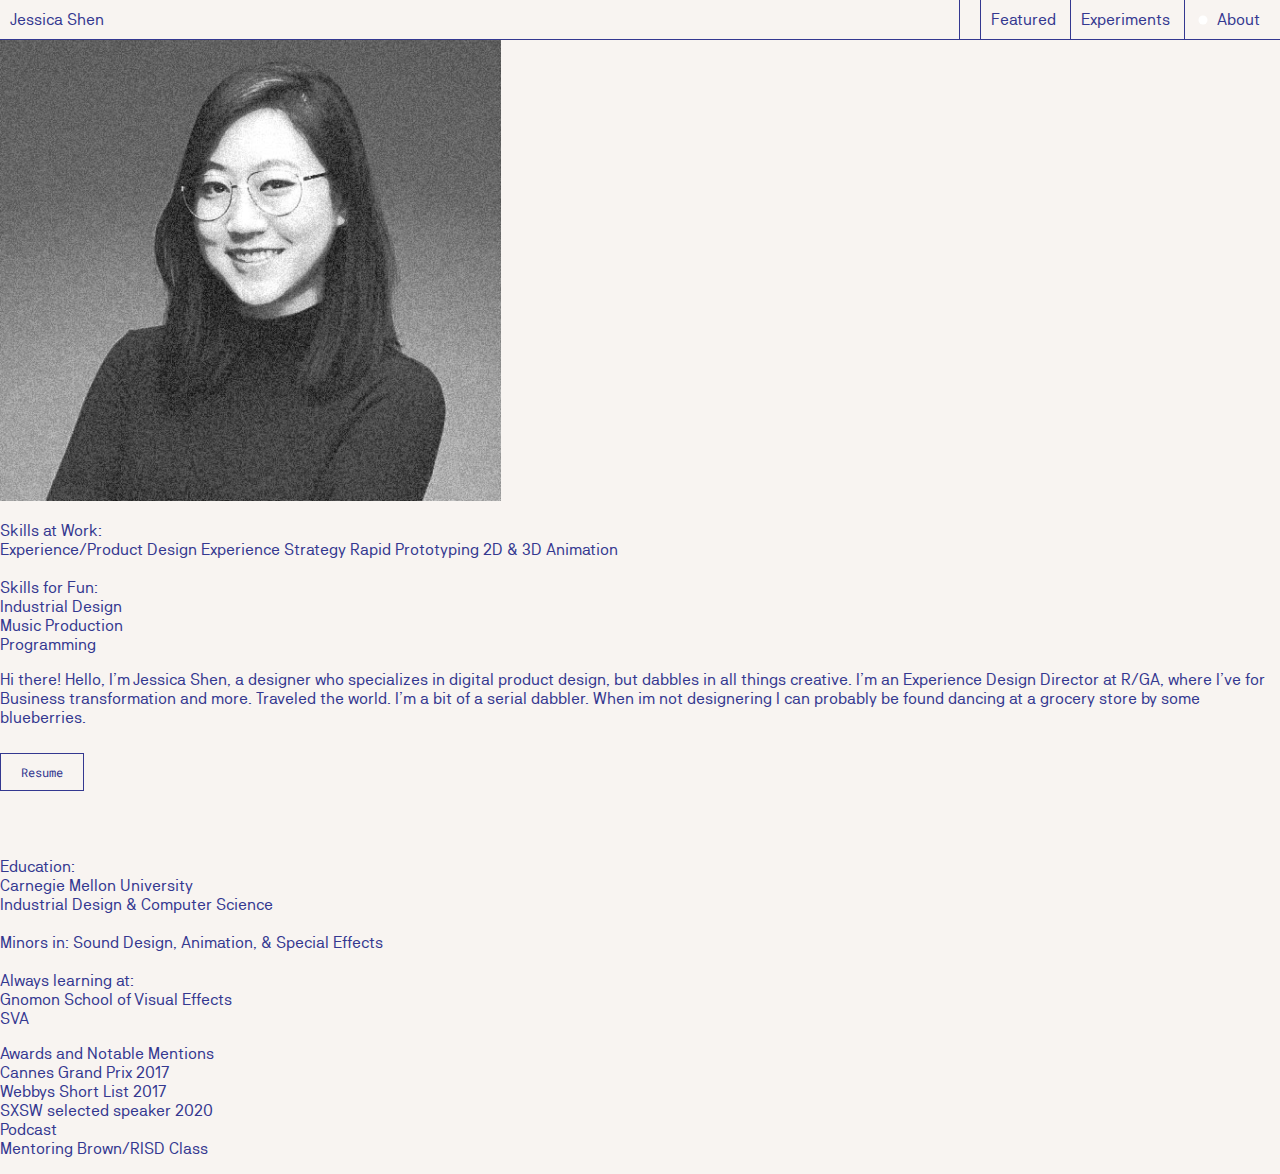
<file: 00_about.html>
<!DOCTYPE html>
<head>
	<meta name="viewport" content="width=device-width, initial-scale=1">
		<link rel="stylesheet" href="homestyles.css">
	<link href="https://fonts.googleapis.com/css2?family=Roboto+Mono:wght@200;300;400;500;600;700&display=swap" rel="stylesheet">
</head>


<body>
<!--FORTESTING-->
<!--div class = "fixedNav">
	  	<p id="variables"> scrolly left dummy diff</p>
		</div-->
<!-- Navigation___________-->
<div class = "fixedNav">
	<div class="topnav">	
	   <a class="active" href="index.html">Jessica Shen</a>
	    <div class="topnav-right" id = "responsivenav">
	    	<a class = dummy>  </a>
		    <a href="index.html">Featured</a>
		    <a href="experiments.html">Experiments</a>
		    <a href="about.html">
		    	<svg height="13" width="22">
					  <circle cx="8" cy="8" r="4.5" fill="white" />
					</svg>About</a>
		    <a href="javascript:void(0);" class="icon" onclick="mobileNav()">&#9776;</a>
	  </div>

	</div>
</div>

<div class = "page">
	<div class = "aboutCol">
		<div class = "itMe">
			<img src= "assets/grain.png">
		</div>
		<div class = "skills">
			<p>Skills at Work:
			<br>Experience/Product Design Experience Strategy Rapid Prototyping 2D & 3D Animation 
			<br>
			<br>Skills for Fun:
			<br>Industrial Design
			<br>Music Production 
			<br>Programming</p>
		</div>
	</div>
	<div class = "myStory">
		<div class = "storyText">
			<p>Hi there!

			Hello, I’m Jessica Shen, a designer who specializes in digital product design, but dabbles in all things creative. 

			I’m an Experience Design Director at R/GA, where I’ve for Business transformation and more. Traveled the world. 

			I’m a bit of a serial dabbler. 

			When im not designering I can probably be found dancing at a grocery store by some blueberries. </p>
			<a class = "CTA" href="resume.html">Resume</a>
		</div>
		<div class = "storyText">
			<div class = "storyDetails">
				<p> Education:
					<br>Carnegie Mellon University
					<br>Industrial Design & Computer Science
					<br>
					<br> Minors in: Sound Design, Animation, & Special Effects
					<br>
					<br>Always learning at:
					<br>Gnomon School of Visual Effects
					<br>SVA
				</p>
			</div>
			<div class =":storyDetails">
				<p> Awards and Notable Mentions
					<br> Cannes Grand Prix 2017
					<br> Webbys Short List 2017
					<br> SXSW selected speaker 2020
					<br> Podcast
					<br> Mentoring Brown/RISD Class
				</p>
			</div>
		</div>
	</div>
</div>



<!--script type="text/javascript" src="sidescroll.js"></script-->

</body>
</html>
</file>
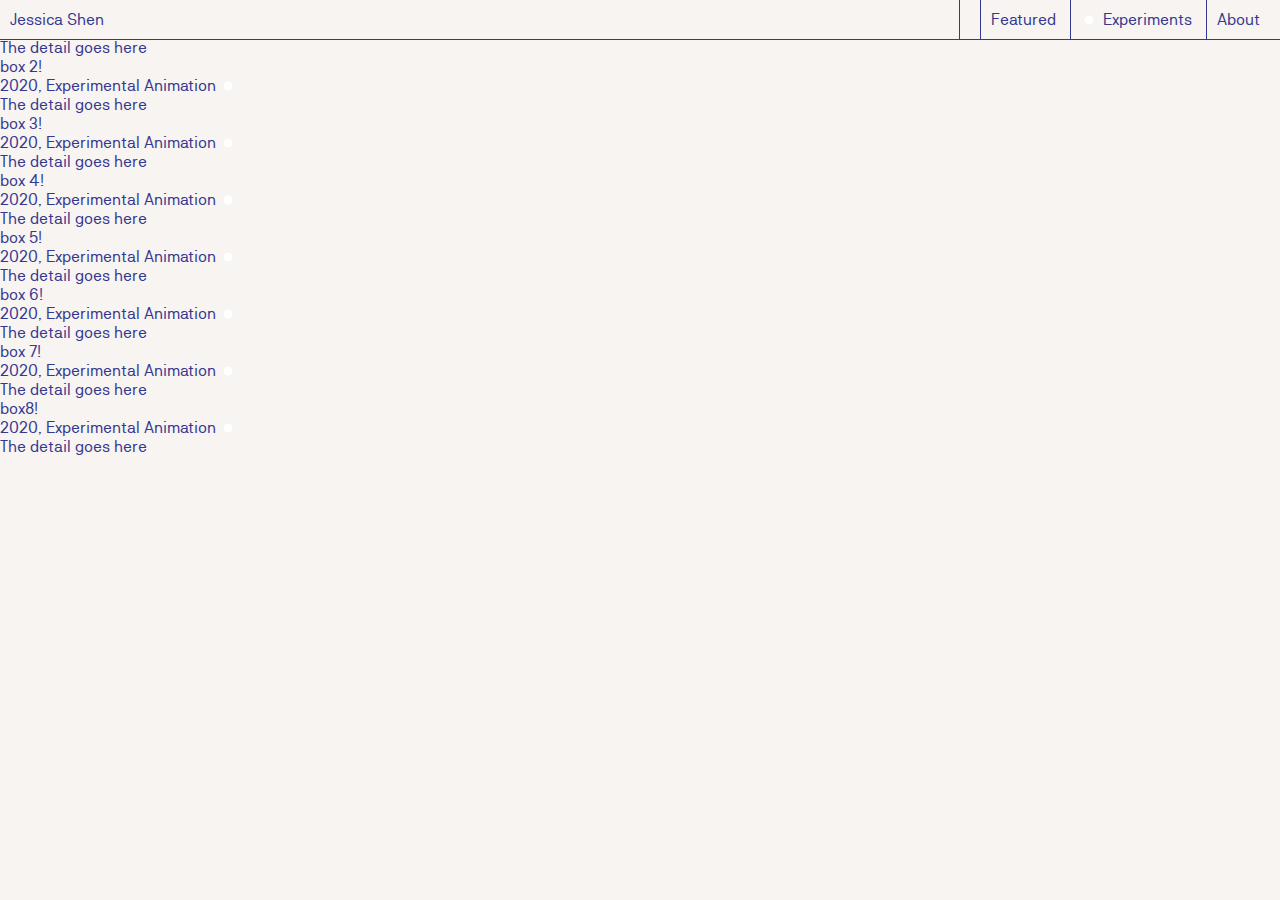
<file: 00_experiments.html>
<!DOCTYPE html>
<head>

	<meta name="viewport" content="width=device-width, initial-scale=1">
		<link rel="stylesheet" href="homestyles.css">
	<link href="https://fonts.googleapis.com/css2?family=Roboto+Mono:wght@200;300;400;500;600;700&display=swap" rel="stylesheet">
</head>


<body>
<!--FORTESTING-->
<!--div class = "fixedNav">
	  	<p id="variables"> scrolly left dummy diff</p>
		</div-->
<!-- Navigation___________-->
<div class = "fixedNav">
	<div class="topnav">	
	   <a class="active" href="index.html">Jessica Shen</a>
	    <div class="topnav-right" id = "responsivenav">
	    	<a class = dummy>  </a>
		    <a href="index.html">Featured</a>
		    <a href="experiments.html"><svg height="13" width="22">
					  <circle cx="8" cy="8" r="4.5" fill="white" />
					</svg>Experiments</a>
		    <a href="about.html">About</a>
		    <a href="javascript:void(0);" class="icon" onclick="mobileNav()">&#9776;</a>
	  </div>

	</div>
</div>


<!--___________Grid___________-->

<div id = "expRow">
	<!---------------------Column 1--------------------------------------->
	<div class = "expCol">
		<div class = "expBox">
			<div class = "expBoxContent" id = "variables"> box 1! </div>
			<div class = "expBoxDescription"> 2020, Experimental Animation 
				<svg height="13" width="22">
					  <circle cx="8" cy="8" r="4.5" fill="white" />
					</svg></div>
			<div class = "expBoxDetail"> The detail goes here </div>
		</div>
		<div class = "expBox">
			<div class = "expBoxContent"> box 2! </div>
			<div class = "expBoxDescription"> 2020, Experimental Animation 
				<svg height="13" width="22">
					  <circle cx="8" cy="8" r="4.5" fill="white" />
					</svg></div>
			<div class = "expBoxDetail"> The detail goes here </div>
		</div>
	</div>


	<!---------------------Column 2--------------------------------------->
	<div class = "expCol">
		<div class = "expBox">
			<div class = "expBoxContent"> box 3! </div>
			<div class = "expBoxDescription"> 2020, Experimental Animation 
				<svg height="13" width="22">
					  <circle cx="8" cy="8" r="4.5" fill="white" />
					</svg></div>
			<div class = "expBoxDetail"> The detail goes here </div>
		</div>
		<div class = "expBox">
			<div class = "expBoxContent"> box 4! </div>
			<div class = "expBoxDescription"> 2020, Experimental Animation 
				<svg height="13" width="22">
					  <circle cx="8" cy="8" r="4.5" fill="white" />
					</svg></div>
			<div class = "expBoxDetail"> The detail goes here </div>
		</div>
	</div>

	<!---------------------Column 3--------------------------------------->
	<div class = "expCol">
		<div class = "expBox">
			<div class = "expBoxContent"> box 5! </div>
			<div class = "expBoxDescription"> 2020, Experimental Animation 
				<svg height="13" width="22">
					  <circle cx="8" cy="8" r="4.5" fill="white" />
					</svg></div>
			<div class = "expBoxDetail"> The detail goes here </div>
		</div>
		<div class = "expBox">
			<div class = "expBoxContent"> box 6! </div>
			<div class = "expBoxDescription"> 2020, Experimental Animation 
				<svg height="13" width="22">
					  <circle cx="8" cy="8" r="4.5" fill="white" />
					</svg></div>
			<div class = "expBoxDetail"> The detail goes here </div>
		</div>
	</div>

	<!---------------------Column 4--------------------------------------->
	<div class = "expCol">
		<div class = "expBox">
			<div class = "expBoxContent"> box 7! </div>
			<div class = "expBoxDescription"> 2020, Experimental Animation 
				<svg height="13" width="22">
					  <circle cx="8" cy="8" r="4.5" fill="white" />
					</svg></div>
			<div class = "expBoxDetail"> The detail goes here </div>
		</div>
		<div class = "expBox">
			<div class = "expBoxContent"> box8! </div>
			<div class = "expBoxDescription"> 2020, Experimental Animation 
				<svg height="13" width="22">
					  <circle cx="8" cy="8" r="4.5" fill="white" />
					</svg></div>
			<div class = "expBoxDetail"> The detail goes here </div>
		</div>
	</div>










<script type="text/javascript" src="experiments.js"></script>

</body>
</html>
</file>
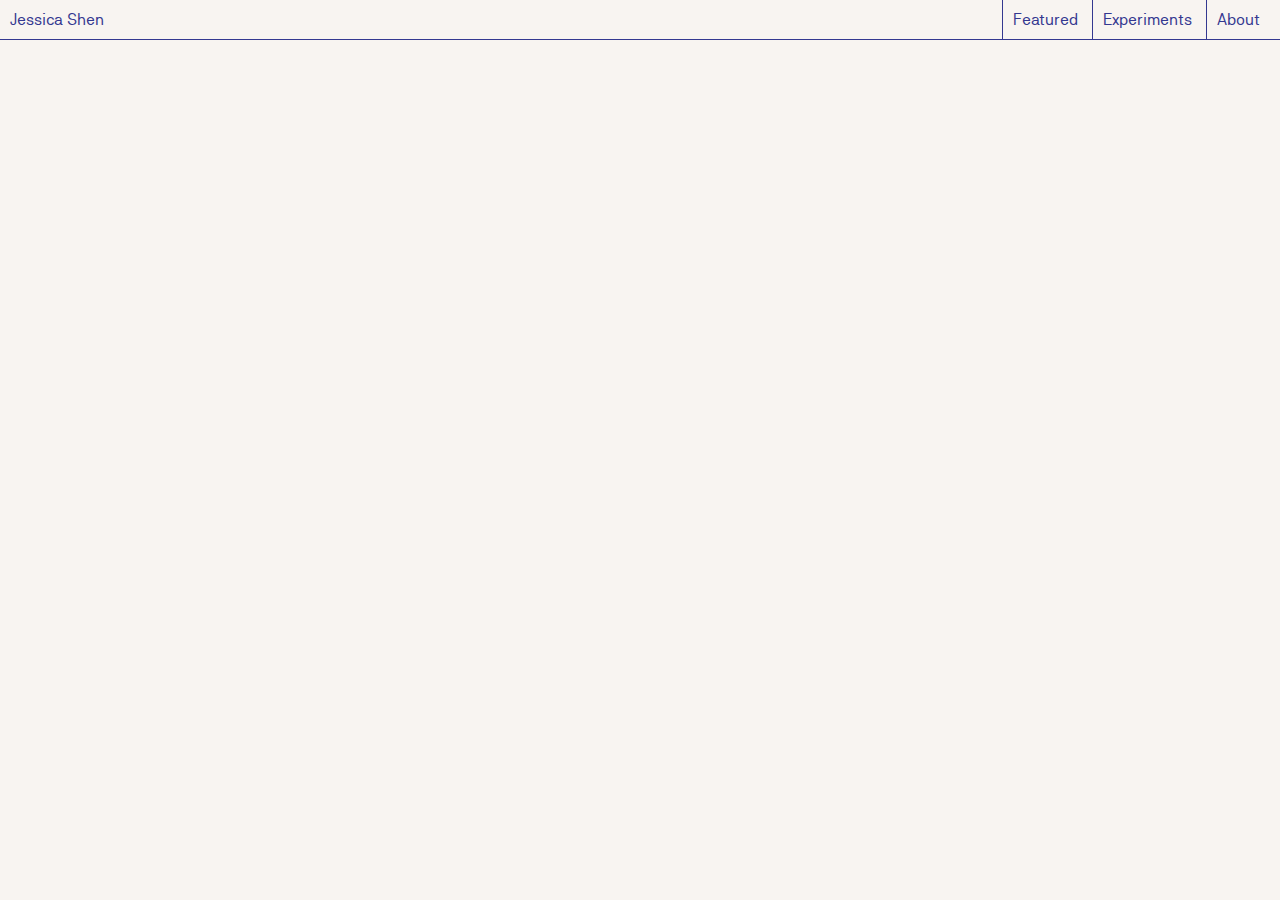
<file: HELLO.html>
<!DOCTYPE html>
<head>

	<meta name="viewport" content="width=device-width, initial-scale=1">
	<link rel="stylesheet" href="homestyles.css">
</head>


<body>


<div class="topnav">
  <a class="active" href="index.html">Jessica Shen</a>

  <div class="topnav-right">
    <a href="#Featured">Featured</a>
    <a href="#Experiments">Experiments</a>
    <a href="#About">About</a>
  </div>
</div>



<div class="hello">
  HELLO THERE
</div>
<script type="text/javascript" src="sidescroll.js"></script>

</body>
</html>
</file>
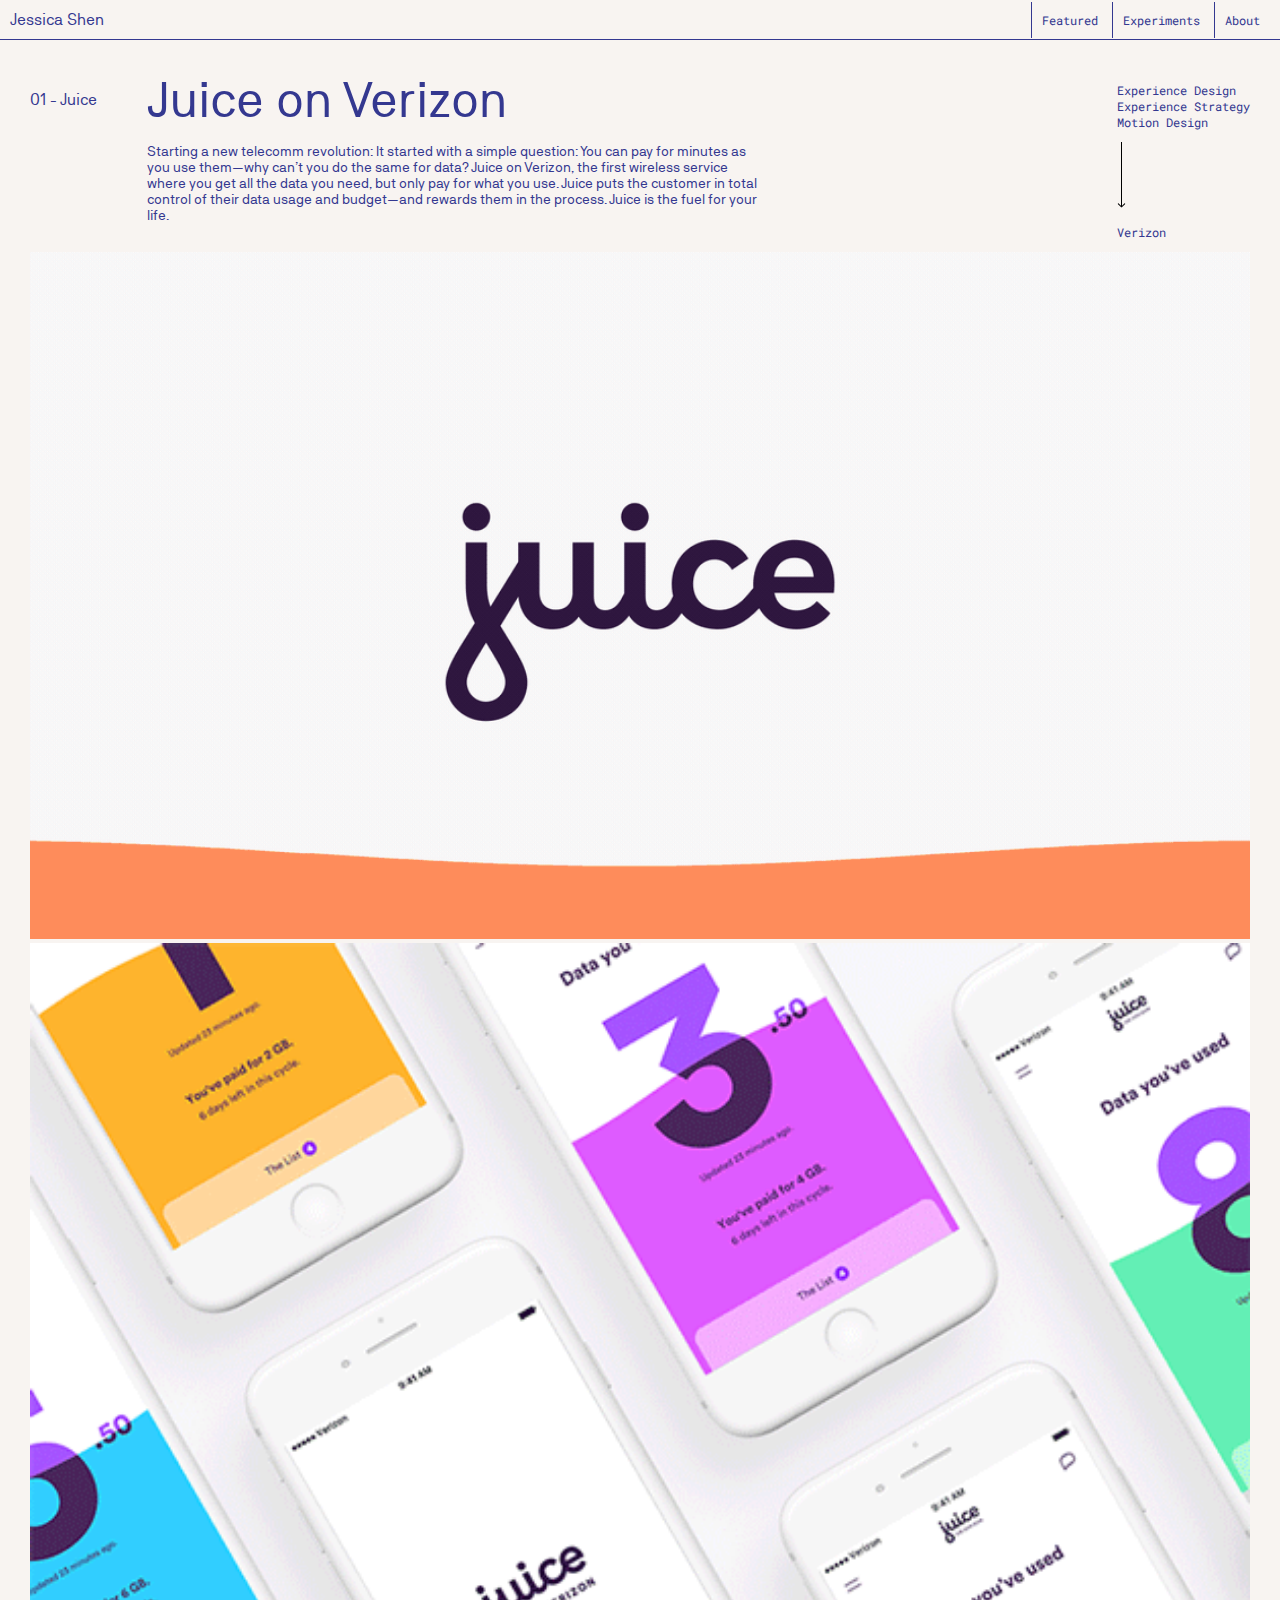
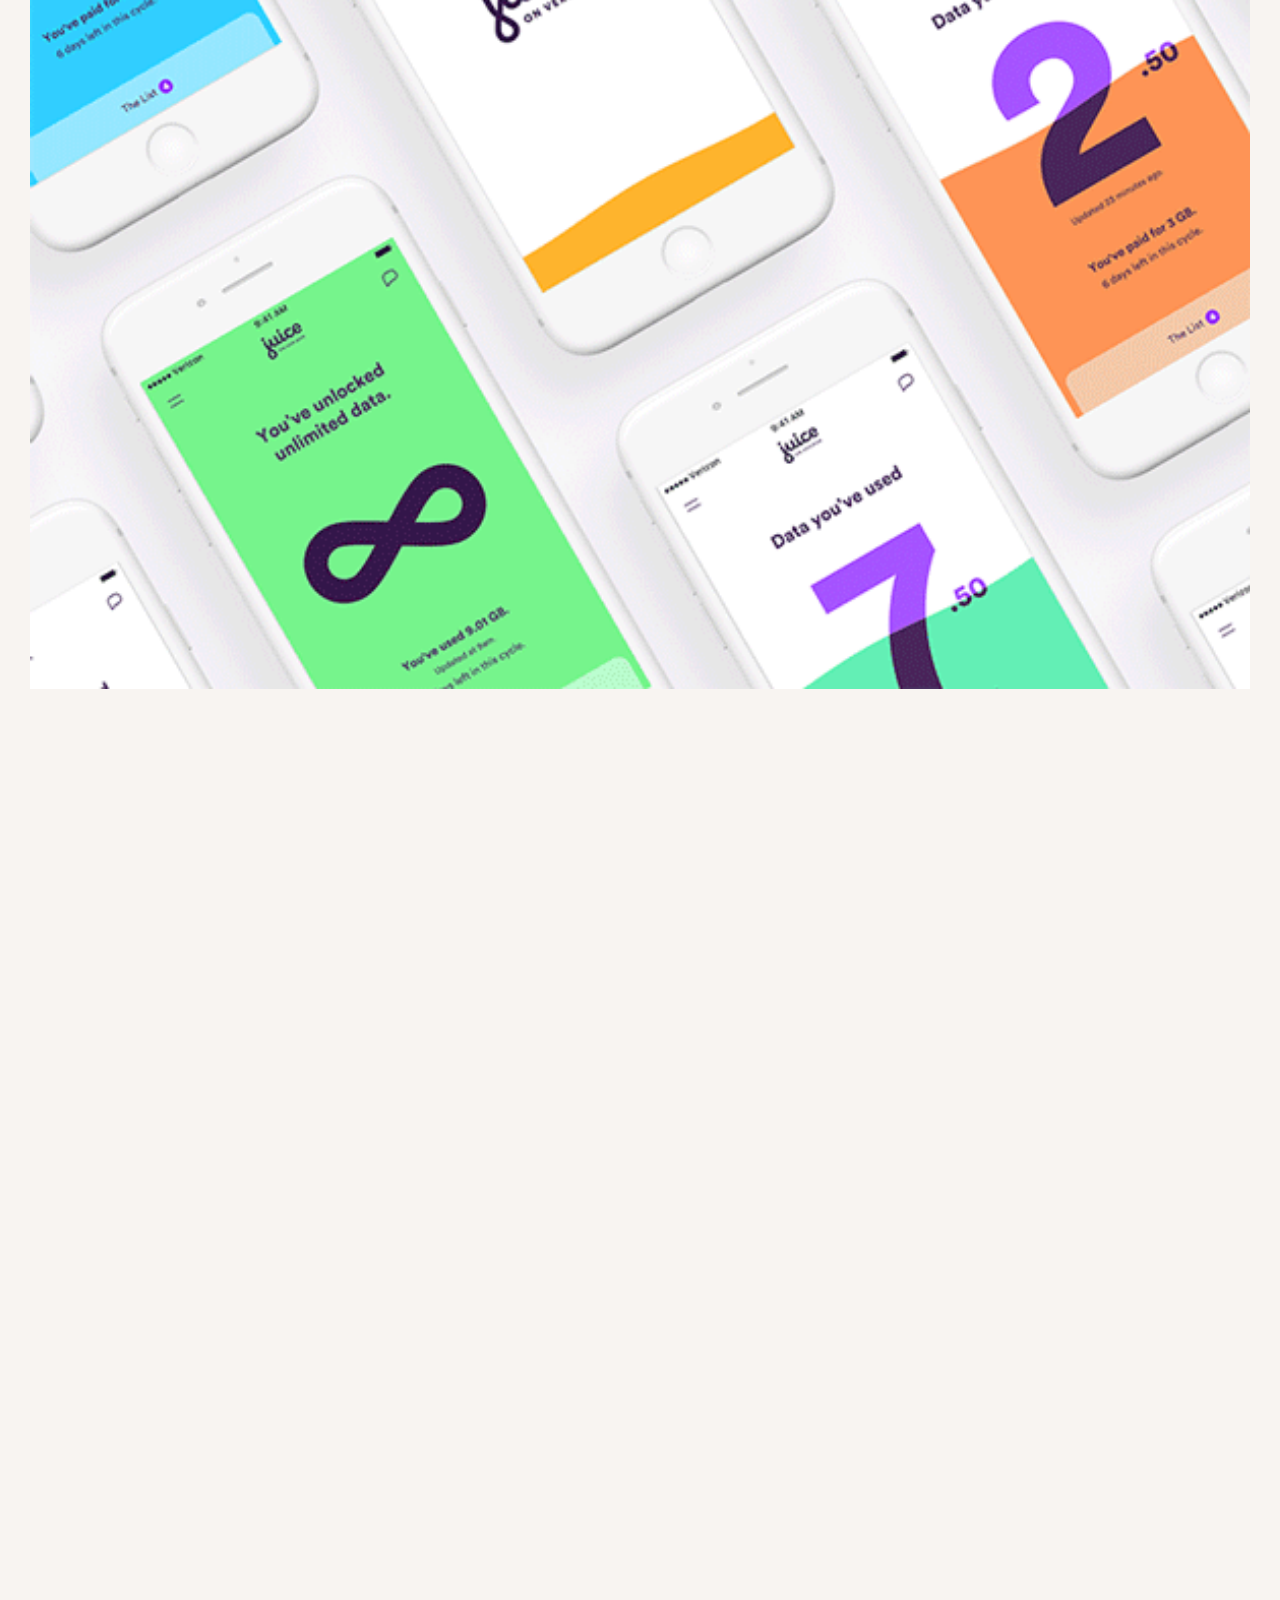
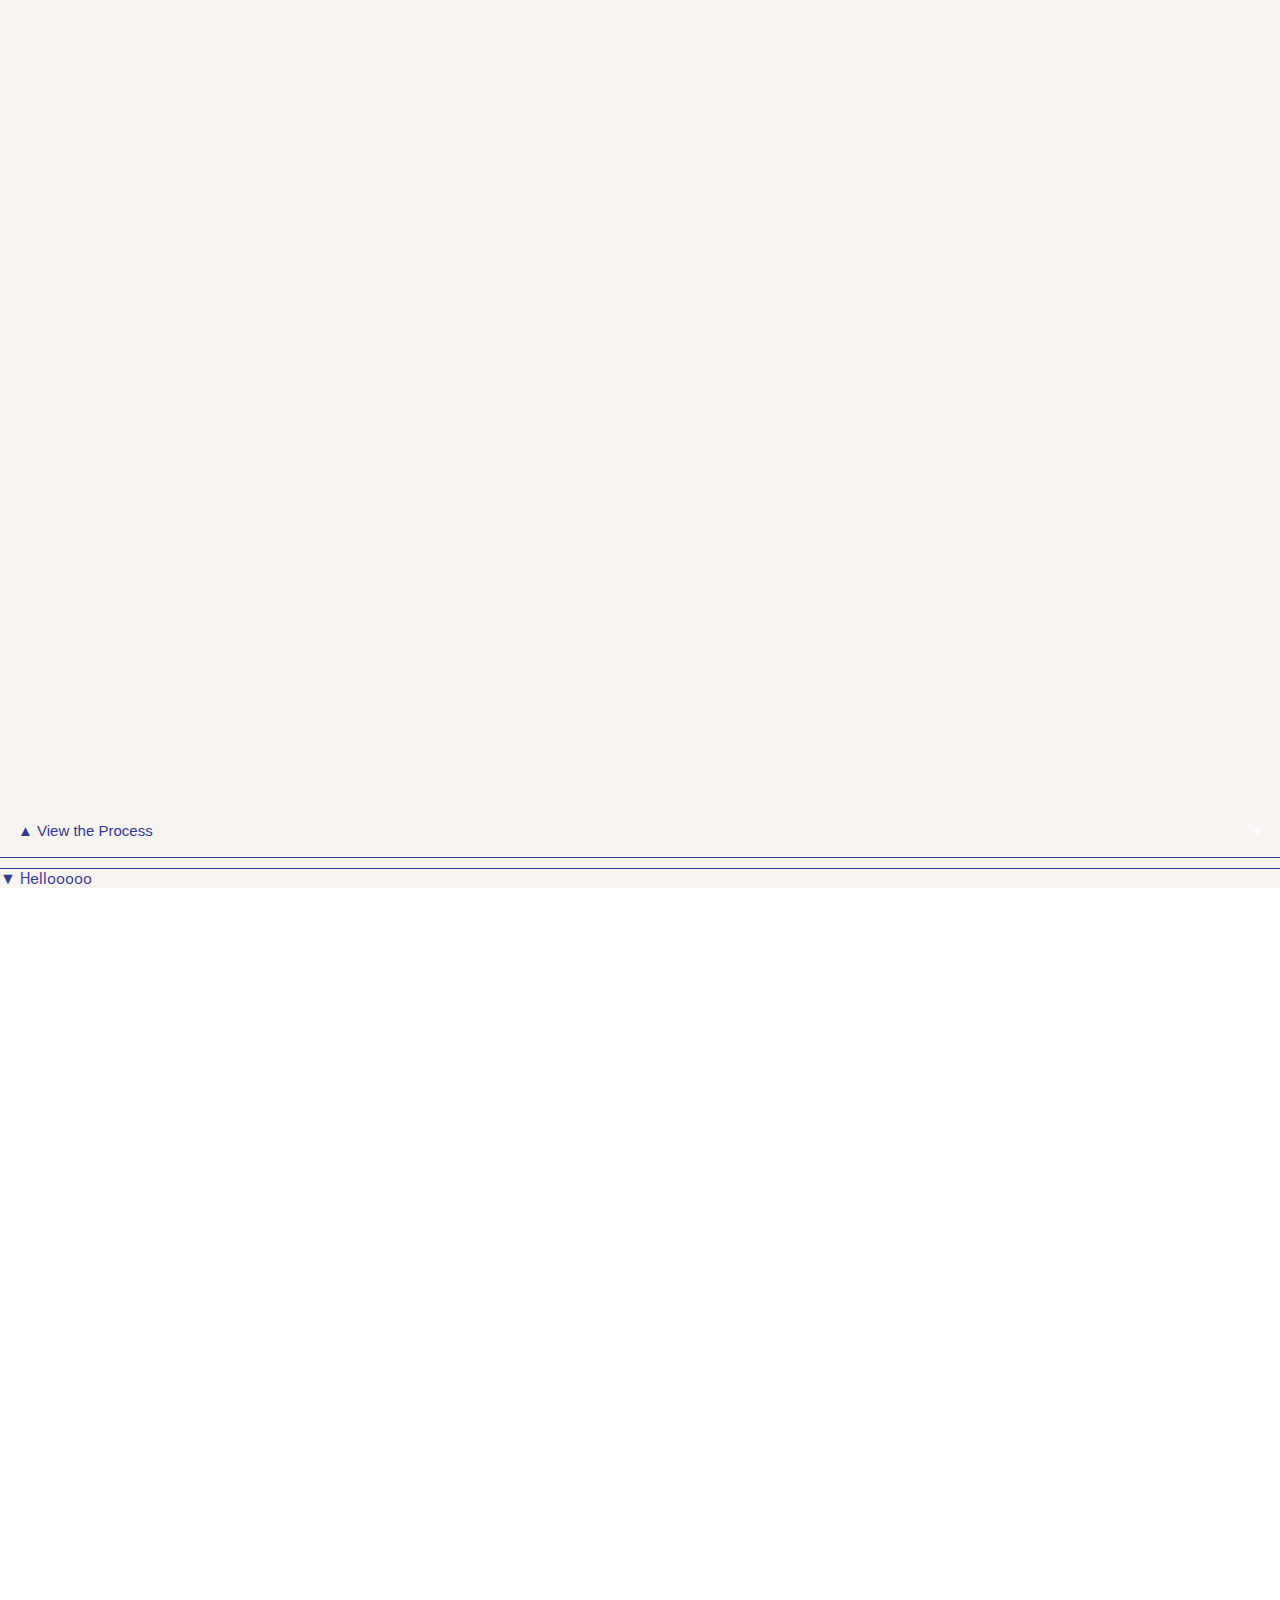
<file: project01.html>
<!DOCTYPE html>
<head>
	<meta name="viewport" content="width=device-width, initial-scale=1">
	<link rel="stylesheet" href="homestyles.css">
	<link href="https://fonts.googleapis.com/css2?family=Roboto+Mono:wght@200;300;400;500;600;700&display=swap" rel="stylesheet">
<link href="https://fonts.googleapis.com/css2?family=Source+Sans+Pro:ital,wght@0,200;0,300;0,400;0,600;0,700;0,900;1,200;1,300;1,400;1,600;1,700;1,900&display=swap" rel="stylesheet">




	<!--link href="https://fonts.googleapis.com/css2?family=Lora:ital,wght@0,400;0,500;0,600;0,700;1,400;1,500;1,600;1,700&display=swap" rel="stylesheet">
<link href="https://fonts.googleapis.com/css2?family=Cormorant+Garamond:ital,wght@0,300;0,400;0,500;0,600;0,700;1,300&display=swap" rel="stylesheet"-->
</head>


<body>
<!--FORTESTING-->
<!--div class = "fixedNav">
	  	<p id="variables"> scrolly left dummy diff</p>
		</div-->
<!-- Navigation___________-->

<nav class = "topnav scrollB">	
	   <div>
	   <a class="active" href="index.html">Jessica Shen</a>
	   <a href="javascript:void(0);" class="icon" onclick="mobileNav()">&#9776;</a>
	 
	   <div class="topnav-right" id = "responsivenav">
		    <a href="index.html" class ="navitem">Featured</a>
		    <a href="00_experiments.html" class ="navitem">Experiments</a>
		    <a href="00_about.html" class ="navitem">About</a>
	  </div>
	</div>
</nav>


<div class = "projectPage">

		<div class = "fullHed">
		<div class = "pHeadNumber b2"> 01 - Juice </div>
	<div class = "projectHeader clearfix">
		<div class = "pHeadDesc"> 

			<p class = "H1"> Juice on Verizon </p>
			<p class = "bDesc"> Starting a new telecomm revolution:  It started with a simple question: You can pay for minutes as you use them—why can’t you do the same for data? Juice on Verizon, the first wireless service where you get all the data you need, but only pay for what you use. Juice puts the customer in total control of their data usage and budget—and rewards them in the process. Juice is the fuel for your life.</p>
		</div>
		<div class = "spacer"></div>
		<div class = "functional">
			<p class = "b2"> Experience Design
						<br> Experience Strategy
						<br> Motion Design
					</p>
			<svg width="9" height="66" viewBox="0 0 9 66" fill="none" xmlns="http://www.w3.org/2000/svg">
			<path d="M4.14644 65.3536C4.34171 65.5488 4.65829 65.5488 4.85355 65.3536L8.03553 62.1716C8.23079 61.9763 8.23079 61.6597 8.03553 61.4645C7.84027 61.2692 7.52369 61.2692 7.32842 61.4645L4.5 64.2929L1.67157 61.4645C1.47631 61.2692 1.15973 61.2692 0.964463 61.4645C0.769201 61.6597 0.769201 61.9763 0.964463 62.1716L4.14644 65.3536ZM4 -2.18557e-08L4 65L5 65L5 2.18557e-08L4 -2.18557e-08Z" fill="black"/>
			</svg>
			<p class = "b2"> Verizon</p>
		</div>
	</div>
</div>




	<div class = "pImage"> <img src = "assets/02_JUICE/02j_header.gif" style="width:100%"></div>

	<div class = "pImage"> <img src = "assets/02_JUICE/02j_cover.gif" style="width:100%"></div>
	<div class = "vimeo">
		<div style="padding:67.67% 0 0 0;position:relative;"><iframe src="https://player.vimeo.com/video/457412440?autoplay=1&loop=1&title=0&byline=0&portrait=0" style="position:absolute;top:0;left:0;width:100%;height:100%;" frameborder="0" allow="autoplay; fullscreen" allowfullscreen></iframe></div><script src="https://player.vimeo.com/api/player.js"></script>
		
	</div>

	<div class = "vimeo">
		<div style="padding:67.67% 0 0 0;position:relative;">
<iframe src="https://player.vimeo.com/video/459184286" style="position:absolute;top:0;left:0;width:100%;height:100%;" frameborder="0" allow="autoplay; fullscreen" allowfullscreen></iframe></div><script src="https://player.vimeo.com/api/player.js"></script></div>




</div>


<button class="viewProcess">▲ View the Process</button>
<div class="processContent">
	<div class = "pCon">
	  <p>Lorem ipsum dolor sit amet, consectetur adipisicing elit, sed do eiusmod tempor incididunt ut labore et dolore magna aliqua. Ut enim ad minim veniam, quis nostrud exercitation ullamco laboris nisi ut aliquip ex ea commodo consequat.</p>

	<div class = "pImage"> <img src = "assets/02_JUICE/02j_cover.gif" style="width:100%"></div>
	  <p>Lorem ipsum dolor sit amet, consectetur adipisicing elit, sed do eiusmod tempor incididunt ut labore et dolore magna aliqua. Ut enim ad minim veniam, quis nostrud exercitation ullamco laboris nisi ut aliquip ex ea commodo consequat.</p>

	<div class = "pImage"> <img src = "assets/02_JUICE/02j_cover.gif" style="width:100%"></div>
	  <p>Lorem ipsum dolor sit amet, consectetur adipisicing elit, sed do eiusmod tempor incididunt ut labore et dolore magna aliqua. Ut enim ad minim veniam, quis nostrud exercitation ullamco laboris nisi ut aliquip ex ea commodo consequat.</p>
	<div class = "pImage"> <img src = "assets/02_JUICE/02j_cover.gif" style="width:100%"></div>
</div>
</div>


<div class = "closeProcess">▼ Hellooooo</div>





<div class = "fillertext">
</div>



<!--script type="text/javascript" src="sidescroll.js"></script-->

<script src="https://ajax.googleapis.com/ajax/libs/jquery/3.1.0/jquery.min.js"></script>
<script src="project.js"></script>

</body>
</html>
</file>
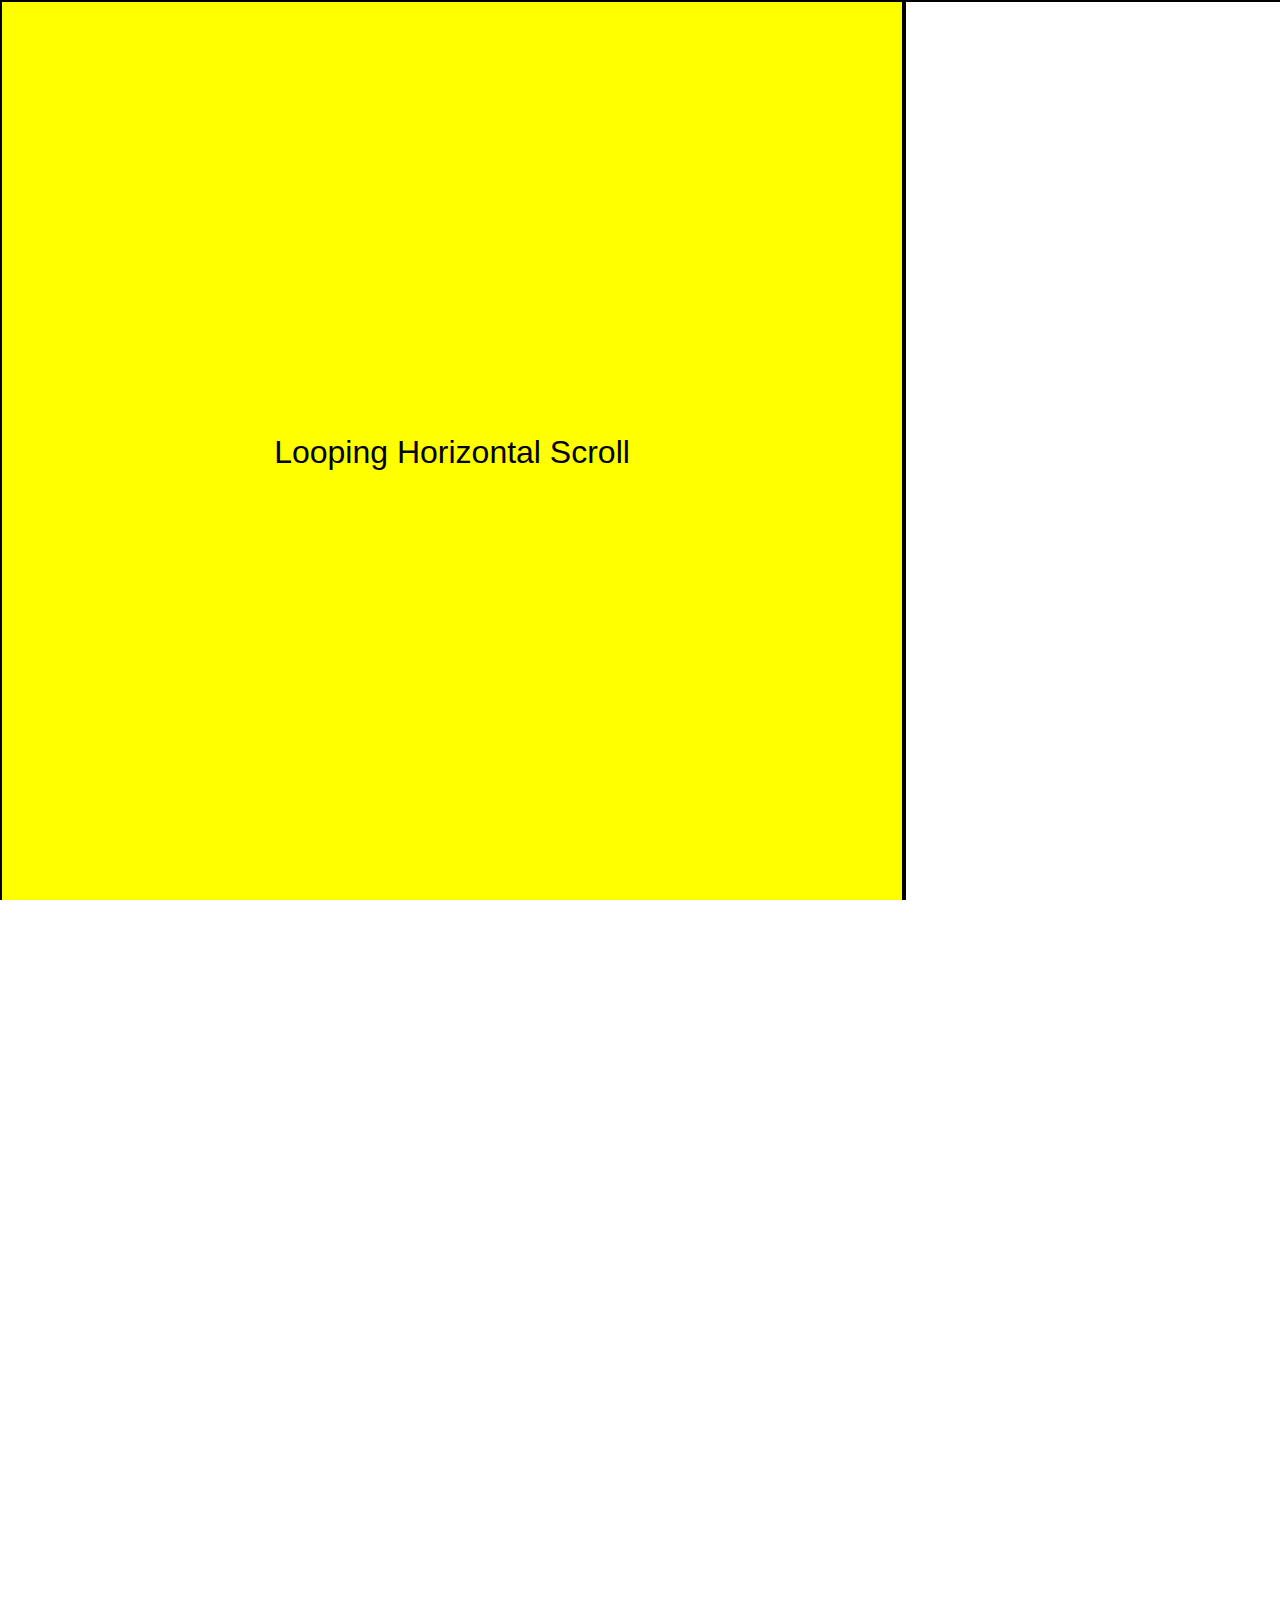
<file: websitetest2.html>
<html>
<head>
    <style type="text/css">

      body{
		  overflow-x:hidden;
		  color:#000;
		  font-family:Helvetica;
		  font-size:200%;
		}
		#page {
		  overflow:hidden;
		  white-space:nowrap;
		  position:fixed;
		  top:0;
		  left:0;
		  right:0;
		  bottom:0;
		  background-color:#CCC;
		  display:flex;
		  flex-wrap:no-wrap;
		}
		.pane {
		  flex:0 0 900px;
		  height:100vh;
		  display:flex;
		  position:relative;
		  align-items:center;
		  justify-content:center;
		  background-color: #FFFFFF;
		  border: 2px solid black;
		}

		.pane:hover {
		  background-color: yellow;
		  /*border-top: 10px solid black;*/
		}

		.stack1 {
		  width:500px;
		  height: 50vh;
		  border: 1px solid black;
		  position: absolute;
		  top:0; 
		}
		.stack2 {
		  width:500px;
		  height: 50vh;
		  border: 1px solid black;
		  position: absolute;
		  top:50vh; 
		}
		.stack2:hover {
		  border-top: 10px solid black;
		}

    </style>
   
</head>


<body>

<div id="page">
  <div class="pane"><div>Looping Horizontal Scroll</div></div>
  <div class="pane"><div>2</div></div>
  <div class="pane"><div>3</div></div>
  <div class="pane"><div class="stack1">4</div><div class="stack2">5</div></div>
  <div class="pane"><div>5</div></div>
  <div class="pane"><div>Last</div></div>
  <div class="pane"><div>Looping Horizontal Scroll</div></div>
</div>

 <script type="text/javascript">

        	var page = document.getElementById('page');
        	var last_pane = page.getElementsByClassName('pane');
        	last_pane = last_pane[last_pane.length-1];
        	var dummy_x = null;

        	window.onscroll = function () {
        	  // Horizontal Scroll.
        	  var y = document.body.getBoundingClientRect().top;
        	  page.scrollLeft = -y;
        	  
        	  // Looping Scroll.
        	  var diff = window.scrollY - dummy_x;
        	  if (diff > 0) {
        	    window.scrollTo(0, diff);
        	  }
        	  else if (window.scrollY == 0) {
        	    window.scrollTo(0, dummy_x);
        	  }
        	}
        	// Adjust the body height if the window resizes.
        	window.onresize = resize;
        	// Initial resize.
        	resize();

        	// Reset window-based vars
        	function resize() {
        	  var w = page.scrollWidth-window.innerWidth+window.innerHeight;
        	  document.body.style.height = w + 'px';
        	  
        	  dummy_x = last_pane.getBoundingClientRect().left+window.scrollY;
        	//+window.scrollY
        	}

    </script>


</body>
</html>
</file>
<file: homestyles.css>
/*_________COLOR SCHEME_____________*/
:root{
	/*--H_bkg: #ffffff;
	--H_typeline:#343890;  F90000*/

	--H_bkg: #F8F4F1; /*#FBF8ED;*/
	--H_typeline:#343890;

}


html {
    overflow: scroll;
    overflow-x: hidden;
}
::-webkit-scrollbar {
    width: 0px;  /* Remove scrollbar space */
    background: transparent;  /* Optional: just make scrollbar invisible */
}
/* Optional: show position indicator in red */
::-webkit-scrollbar-thumb {
    background: #FF0000;
}

@font-face {
    font-family: NB Akademie Std;
    font-weight: lighter;
    src: url("fonts/NBA/NBAkademieStd-Light.otf") format("opentype");
}



@font-face {
    font-family: NB Akademie Std;
    src: url("fonts/NBA/NBAkademieStd.otf") format("opentype");
}




body{
		  /*hide scrollbars */
		  overflow-x:hidden;

		  font-family: 'NB Akademie Std', sans-serif;
		  color:var(--H_typeline);

		 /* font-family: 'Cormorant Garamond', serif;*/
		  /*font-family:'Lora', serif; */
		  background-color: var(--H_bkg);
		  margin: 0;
		  padding: 0;
		}


/*

@font-face {
    font-family: GraublauWeb;
    font-weight: bold;
    src: url("path/GraublauWebBold.otf") format("opentype");
}*/



.abc{
	font-size: 18px;
	background-color: var(--H_bkg);
	border: none;
	color: var(--H_typeline);
	padding: 0;
	cursor: pointer;
	position: absolute;
	margin: 0;
}

#emailCopy{
	margin:0;
}

.abc:hover {
	text-decoration: underline;
}


.tooltip {
  padding-top:1vh;
  position: absolute;
  display: inline-block;
      outline: none;
}

.tooltip .tooltiptext {
	font-family:'Roboto Mono', monospace;
	font-size: 12px;
	width: 150px;
  visibility: hidden;
  color: var(--H_typeline);

  padding: 5px;
  z-index: 999;
  position: absolute;
  top: -15px;
  left: 100%;
  opacity: 0;
  transition: opacity 0.3s;
}

.tooltip:hover .tooltiptext {
  visibility: visible;
  opacity: 1;
}

.tip2 {
	margin-top: 10px;
	margin-left: 23px;
	text-align: left;
}



		/* _________________________GENERAL STYLING ________________________________*/	
p {
	overflow-wrap: normal: 
	white-space: normal;
}

p.b2 {

	font-family:'Roboto Mono', monospace;
	overflow-wrap: normal: 
	white-space: normal;
	font-size: 12px;
}

p.find{

	font-family:'Roboto Mono', monospace;
	overflow-wrap: normal: 
	white-space: normal;
	font-size: 16px;
}

p.pn1{
	font-size: 24px;
}

p.CTAtext {
	font-size: 15px;
	text-decoration: none;
	color:var(--H_typeline);
	overflow-wrap: normal
}

p.H1 {
	font-family: 'NB Akademie Std', sans-serif;
	font-size: 35px;
	color: var(--H_typeline);
}

p.B1{

	font-weight: lighter;
	font-size: 18px;
	color: var(--H_typeline);
	overflow-wrap: normal;
	padding-top: 8px;
}
.projNum {
	font-weight: 700;
	font-size: 20;
	/*-webkit-text-stroke: 2px var(--H_typeline);
	color: #FFFFFF;*/
}

.navitem {
	font-size: 12px;
	font-family:'Roboto Mono', monospace; 
}

.b2 {
	font-weight: 400;
	font-size: 6;
}

.b3 {
	font-weight: 400;
	font-size: 6;
}

.home{
	color:var(--H_typeline);
}

.about {
	color:var(--A_typeline);
}

.CTA {
	font-size: 12px;
	font-family:'Roboto Mono', monospace; 
	display: inline-block;
	border: 1px solid var(--H_typeline);
	padding: 10px 20px;
	margin-top: 10px;
	color:var(--H_typeline);
	text-decoration: none;
	margin-bottom: 50px;
}

.CTA:hover {
	background-color: var(--H_typeline);
	color:var(--H_bkg);
	text-decoration: none;

}


.textcontent{
	border: 1px solid var(--H_typeline);
	background-color: #3A8AD7;
}



.dot {
  height: 25px;
  width: 25px;
  background-color: #bbb;
  border-radius: 50%;
  display: inline-block;
}

/* _________________________scrollBarTest ________________________________*/

.locator{
	text-decoration: none;
	border-top: 1px solid var(--H_typeline);
    font-size: 10px;
   /* background-color: var(--H_bkg);*/
    z-index: 10000;
    width: 100vw;
    height:30px;
	position: fixed;
	bottom: 0;
	display: flex;
	flex: 0 0 100%;
}

.lBar {

	font-family:'Roboto Mono', monospace;
	width: calc(100vw / 9);
	text-align: center;
	padding: 0;
	z-index: 999;
}


#moveBar {
	/*width: calc(100vw / 9);*/
	height: 20px;
	border-radius: 15px;
	border: 1px solid var(--H_typeline);
	position: fixed;
	z-index: 500;
	bottom: 3px;
	/*background-color: var(--H_typeline);*/
}

#moveBar2 {
	/*width: calc(100vw / 9);*/
	height: 20px;
	border-radius: 15px;
	border: 1px solid var(--H_typeline);
	position: fixed;
	z-index: 501;
	bottom: 3px;
	/*background-color: var(--H_typeline);*/
}




/* _________________________Navigation ________________________________*/	

header {
    background: #f5b335;
    height: 41px;
    position: fixed;
    top: 0;
    transition: top 0.1s /*ease-in-out*/;
    width: 100%;
}

.hwllo {
	padding-top: 100px;
	font-size: 300px;
	color: #000000;
}

.nav-up {
    top: -40px;
}



.topnav {
	text-decoration: none;
	border-bottom: 1px solid var(--H_typeline);
    font-size: 16px;
    padding: 10px;


}


nav {
	z-index: 999999;
  transition: all 0.5s;
}


.scrollUp{
  transform: translateY(-80px);
}
 
     

.active {
	text-decoration: none;
	color: var(--H_typeline);
}
.topnav-right a {
    border: none;
    text-decoration: none;
    color: var(--H_typeline);
  }


/*.scrollB {

	transition: all 05s;
	&.scrollUp
	transform: translateY(-80px);
}

*/


/* _________________________PANES ________________________________*/	

#page {
		  overflow: hidden;
		  position: absolute;
		  top: 40px;


		}	

.pane {
	height: calc(100vh - 122px);
	padding-bottom: 50px;
}


.content {
	/*background-color: #F4ECEC;;*/
	position: relative;
	cursor:pointer;
	display: block;
	height:100%;
	width: 100%;
	overflow-wrap: normal;
	padding-left: 30px;
	padding-top: 30px;
    border-top: 5px solid var(--H_bkg);
    overflow: hidden;
	}

.content:hover {
	border-top: 5px solid var(--H_typeline);

}



.descrip {
	display: flex;
	flex-direction:row;
	justify-content: space-around
	width:500px;

}


.pskills0{
	padding-top: 5px;
	display:flex;
    flex-direction:column
}
.pskills {
	display:flex;
    flex-direction:column
    width: 500px;
    padding-right: 40px;
}

.pskills2 {
	padding-top: 20px;
	display:flex;
    flex-direction:column;
    z-index: 999;

}

.pskills3 {
	display: block;
    padding-left: 30px;
    text-align: right;

}

.pflip0{
	display:flex;
    flex-direction:column
}

.pflip1{
	display:flex;
    flex-direction:column
    padding-bottom:0px;
}

.pflip2{
	padding-top: 60px;
	padding-left: 10px;
	display:flex;
    flex-direction:column;
    z-index: 999;}

.pflip3{	
	padding-top: 40px;
	display: block;
    padding-left: 30px;
    text-align: right;
}



.stacked {
	width: 100%;
	height:100%;
	position:static;

}



/* _________________________MOBILE_________________________ */
@media only screen and (max-width: 600px){
.mHide {
	display: none !important;
}

.icon{
	float: right;
	text-decoration: none;
	color: var(--H_typeline);
}

.topnav-right a {
    display: none;
  }

.topnav-right a.icon {
    float: right;
    display: block;
  }



 .topnav-right.responsive {position: relative;}
 .topnav-right.responsive a.icon {
    position: fixed;
    right: 0;
    top: 0;
    height: 300;
  }
  .topnav-right.responsive a {
    float: none;
    display: block;
    text-align: left;
  }
  .topnav-right.responsive .dropdown {float: none;}
  .topnav-right.responsive .dropdown-content {position: relative;}
  .topnav-right.responsive .dropdown .dropbtn {
    display: block;
    width: 100%;
    text-align: left;
  }

.pane {
	border-bottom: 1px solid var(--H_typeline);
	width:100vw;
}

.content {
	padding:30px 0px 30px 10px;
}



.descrip {
	width:100%;
}

.imgContainer{
	width: calc(100vw - 20px);
	max-height: : 300px;
	overflow: hidden;
}

.projImage{
	width: 800px;
	min-height: 50vh;
}

.projImage01{
	height: 500px;
}
}

/* _________________________DESKTOP_________________________ */
@media only screen and (min-width: 600px){

.dHide{
	display:none;
}
/* Right-aligned section inside the top navigation */
.topnav {
	width: 100vw;
	position: fixed;
	background-color: var(--H_bkg)
}

.active {
	/*color: var;*/
}

.topnav-right {
	float: right;
    display: block;
    padding-right: 20px
}

.topnav-right a {
  border-left: 1px solid var(--H_typeline);
  padding: 10px;
  float: center;
  }

.topnav .icon {
  display: none;
}



.pane {
	display:flex;
	position:relative;
	overflow: hidden;
	border-left: 1px solid var(--H_typeline);
}



#page {

		  white-space:nowrap;
		  position:fixed;
		  top:40;
		  left:0;
		  right:0;
		  bottom:0;
		  display:flex;
		  flex-wrap:no-wrap;
		}	



.everything{
	position: absolute;
    margin-top: 5vh;
    vertical-align: middle;

}


.stack1 {
	padding: 8px 150px 38px 39px;
	overflow-wrap: normal;
	white-space: normal;
	max-width: 100%;

}

.stack2{
	width: 100%;
	height: 21%;
	text-decoration: none;
	border-top: 1px solid var(--H_typeline);
	position: absolute;
	bottom:0;
	padding: 0px 30px 30px 30px;
}


.stacked {
	width: 100%;
	height:100%;
	position:static;

}

.imgContainer{
    position: relative;
	text-align: center;
	overflow:hidden;
}


.homeCover {
        max-width: 100%; 
        position: absolute;  
        top: 0;  
        bottom: 0;  
        left: 0;  
        right: 0;  
        margin: auto;
		text-align: center;
}



.card{
	/* align-items:center;
	justify-content:center;*/
	overflow: hidden;
	margin-bottom: 3vh;
}
.descrip {
  }

.projName{
	padding-top: 20px;
}


.c0 {
	flex:0 0 620px;
}


p.credit{
	font-family:'Roboto Mono', monospace;
	font-size: 12px;
	position: absolute; 
	right:20px;
	bottom:0px;
}

.social {
	position: absolute;
	bottom: 10px;
	left: 30px;
}

.social1 {
	padding-right: 5px;
	width: 35px;
}

}

.c1 {
	flex:0 0 550px;
}

.img01{
	overflow: hidden;
	width: 500px;
	height: 50vh;
}

.c2 {
	flex:0 0 550px;
}

.img02{
	width:500px;
	height:48vh;
}


.animated #static, .static #animated {
    display: none;
}
.animated #animated, .static #static {
    display: inline;
}




.c3 {
	flex:0 0 670px;

}
.img03{
	overflow: hidden;
	width: 600px;
	height: 280px;
}

.stack3 {
	width: 100%;
	height: 150%;
	/*position: absolute;*/
	padding-left: 30px;
	padding-right:80px;
	overflow: hidden;

}

.stack4{
	color: white;
	width: 100%;
	height: 20%;
	border-top: 1px solid var(--H_typeline);
	position: absolute;
	bottom:0;
	z-index: 998;
	background-color: var(--H_bkg);
}
.stack4:hover{
	border-top: 5px solid var(--H_typeline);
	cursor:pointer;
}


.c4 {
	flex:0 0 550px;
}


.img04{
	overflow: hidden;

	width:490px;
	height:60vh;

}



.c5 {
	flex:0 0 600px;
}
.img05{
	overflow: hidden;
	width: 500px;
	height: 50vh;
}


.c6 {
	flex:0 0 700px;
}

.img06{
	overflow: hidden;
	width: 600px;
	height:350px;
}


.stack5 {
	width: 100%;
	height: 130%;
	/*position: absolute;*/
	padding-left: 30px;
	padding-right:80px;
	overflow: hidden;

}
.stack6{
	color: white;
	width: 100%;
	height: 20%;
	padding:50px;
	border-top: 1px solid var(--H_typeline);
	position: absolute;
	bottom:0;
	z-index: 997;
	background-color: var(--H_bkg);
}

.stack6:hover{
	border-top: 5px solid var(--H_typeline);
	cursor:pointer;
}

.c7 {
	flex:0 0 550px;
}

.img07{
	overflow: hidden;
	width: 500px;
	height: 50vh;
}




.c8 {
	flex:0 0 560px;
}


.img08{
	overflow: hidden;
	width: 500px;
	height: 65vh;
}


}




@media only screen and (max-height: 400px){
.imgContainer{
	display: none;
}
.stack2 {
	display: none;
}
}






/* ___________________project pages */


.projectPage{
	margin-top: 40px;
	padding-left: 30px;
	padding-right: 30px;
}
.projectHeader{
	width: 100%;
	display: relative;

}
.pHeadNumber{
	padding-top: 50px;

}

.pHeadDesc{
float: left;
width: 50%;


}
.spacer{
}

.pHeadDesc{

}

.functional{
	padding-top:30px;
	align-self: end;
	float:right;
}

.clearfix::after {
  content: "";
  clear: both;
  display: table;
}

p.bDesc {
	font-size: 14px;
	/*padding-right: 5vw;*/

}

p.H1{
	font-size: 50px;
	font-weight: 500;
	margin: 0;
	margin-top: 30px;
}

p.H2{
	font-size: 20px;
}


.pImage{
	width:100%;
}


.process{
	border-top: 1px solid var(--H_typeline);
	border-bottom: 1px solid var(--H_typeline);
}


.viewProcess {
	background-color: var(--H_bkg);
  color: white;
  cursor: pointer;
  padding: 18px;
  width: 100%;
  border: none;
  text-align: left;
  outline: none;
  font-size: 15px;
  color: var(--H_typeline);
  margin-top: 60px;
  border-bottom: 1px solid var(--H_typeline);
  /*border-bottom: 1px solid var(--H_typeline);*/
}

.active2, .viewProcess:hover {
  border-bottom: 5px solid var(--H_typeline);
  margin-bottom: 5px;
}

.viewProcess:after {
  content: '\002B';
  color: white;
  font-weight: bold;
  float: right;
  margin-left: 5px;
}

.active2:after {
  content: "\2212";
}

.processContent {
  padding: 10px 100px 0 100px;
  width: 100%;
  max-height: 0;
  overflow: hidden;
  transition: max-height 1s ease-out;

  border-bottom: 1px solid var(--H_typeline);
}

.pCon{
	width: 70%;
}

.fillertext{
	height: 1200px;
	background-color: #FFFFFF;
}

.closeProcess {

}



@media only screen and (min-width: 1200px){
.projectPage{
		display: row;
	}
.pHeadNumber{
	float:left;
	padding-right: 50px

}

.fullHED {
	float: right;

}


}
</file>
